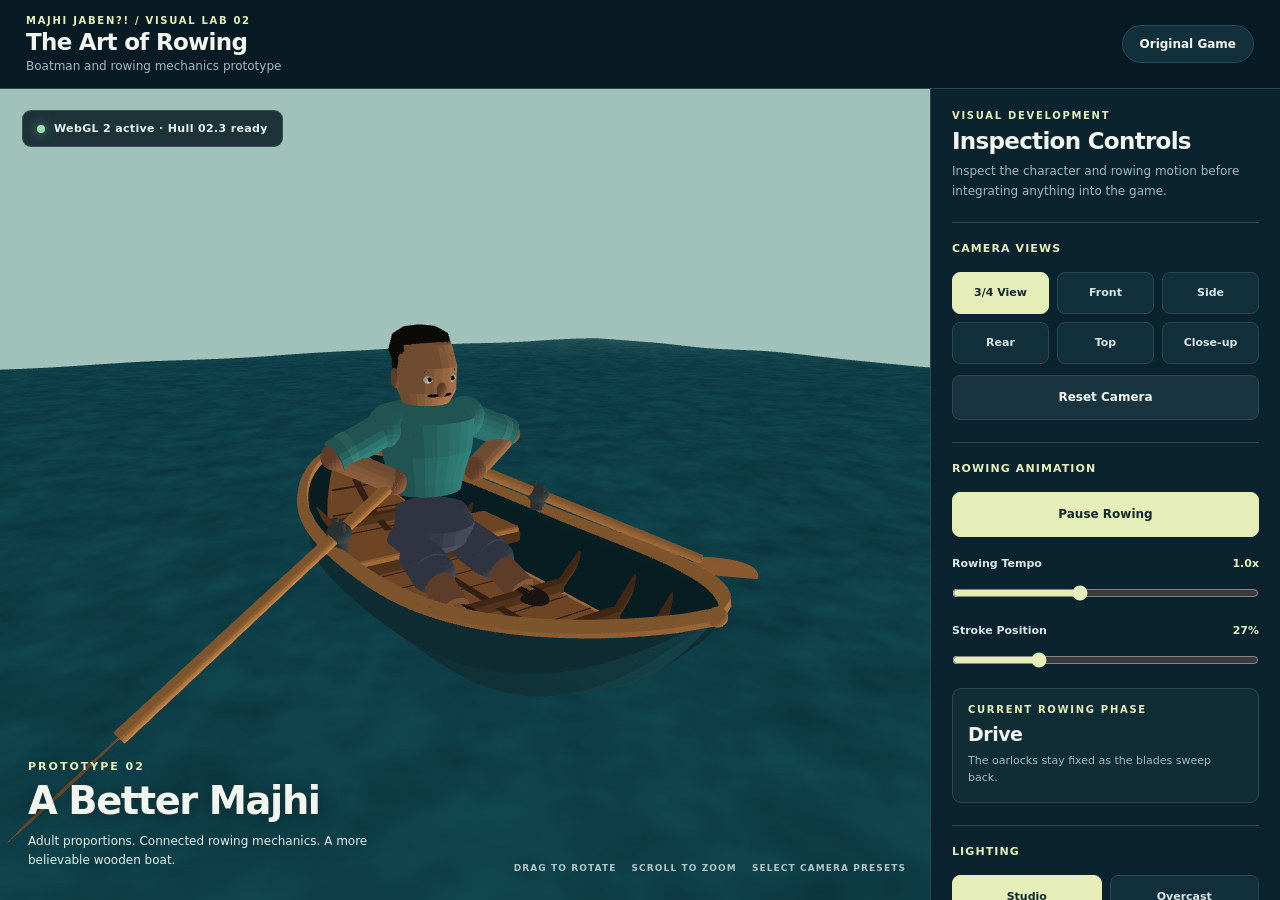
<file: docs/visual-lab-02/index.html>
<!DOCTYPE html>
<html lang="en">
<head>
  <meta charset="UTF-8">
  <meta name="viewport"
        content="width=device-width, initial-scale=1">

  <meta name="theme-color" content="#081c26">

  <meta name="description"
        content="Majhi Jaben?! Visual Lab 02 - Character and rowing animation prototype.">

  <title>Majhi Jaben?! | Visual Lab 02</title>

  <link rel="stylesheet" href="./style.css">
  <script src="./visual-test.js?v=2" defer></script>
</head>

<body>

  <div class="app">

    <!-- HEADER -->
    <header class="topbar">

      <div class="brand">
        <span class="eyebrow">MAJHI JABEN?! / VISUAL LAB 02</span>
        <h1>The Art of Rowing</h1>
        <p>Boatman and rowing mechanics prototype</p>
      </div>

      <a class="game-link" href="../index.html">
        Original Game
      </a>

    </header>

    <!-- MAIN LAYOUT -->
    <main class="layout">

      <!-- 3D SCENE -->
      <section class="viewer" aria-label="3D boat inspection">

        <canvas id="scene" tabindex="0">
          Your browser does not support the 3D canvas.
        </canvas>

        <div class="scene-status">
          <span class="status-dot"></span>
          <span id="rendererStatus">Initializing visual lab...</span>
        </div>

        <div id="errorPanel" class="error-panel" hidden>
          <h2>Renderer unavailable</h2>
          <p id="errorMessage">
            The 3D scene could not be initialized.
          </p>
        </div>

        <div class="scene-heading">
          <span>PROTOTYPE 02</span>
          <h2>A Better Majhi</h2>
          <p>
            Adult proportions. Connected rowing mechanics.
            A more believable wooden boat.
          </p>
        </div>

        <div class="scene-footer">
          <span>DRAG TO ROTATE</span>
          <span>SCROLL TO ZOOM</span>
          <span>SELECT CAMERA PRESETS</span>
        </div>

      </section>

      <!-- INSPECTION PANEL -->
      <aside class="panel">

        <div class="panel-heading">
          <span class="eyebrow">VISUAL DEVELOPMENT</span>
          <h2>Inspection Controls</h2>
          <p>
            Inspect the character and rowing motion
            before integrating anything into the game.
          </p>
        </div>

        <!-- CAMERA CONTROLS -->
        <section class="control-section">

          <h3>Camera Views</h3>

          <div class="camera-grid"
               role="group"
               aria-label="Camera view presets">

            <button type="button"
                    class="view-btn active"
                    data-view="threequarter"
                    aria-pressed="true">
              3/4 View
            </button>

            <button type="button"
                    class="view-btn"
                    data-view="front"
                    aria-pressed="false">
              Front
            </button>

            <button type="button"
                    class="view-btn"
                    data-view="side"
                    aria-pressed="false">
              Side
            </button>

            <button type="button"
                    class="view-btn"
                    data-view="rear"
                    aria-pressed="false">
              Rear
            </button>

            <button type="button"
                    class="view-btn"
                    data-view="top"
                    aria-pressed="false">
              Top
            </button>

            <button type="button"
                    class="view-btn"
                    data-view="closeup"
                    aria-pressed="false">
              Close-up
            </button>

          </div>

          <button type="button"
                  id="resetCamera"
                  class="secondary-btn">
            Reset Camera
          </button>

        </section>

        <!-- ROWING ANIMATION -->
        <section class="control-section">

          <h3>Rowing Animation</h3>

          <button type="button"
                  id="pauseRowing"
                  class="primary-btn"
                  aria-pressed="false">
            Pause Rowing
          </button>

          <div class="control-label">
            <label for="rowingSpeed">Rowing Tempo</label>
            <output id="speedValue"
                    for="rowingSpeed">1.0x</output>
          </div>

          <input type="range"
                 id="rowingSpeed"
                 min="0.3"
                 max="2"
                 step="0.1"
                 value="1">

          <div class="control-label">
            <label for="strokePhase">Stroke Position</label>
            <output id="phaseValue"
                    for="strokePhase">0%</output>
          </div>

          <input type="range"
                 id="strokePhase"
                 min="0"
                 max="100"
                 step="1"
                 value="0">

          <div class="stroke-info">
            <span class="eyebrow">CURRENT ROWING PHASE</span>
            <strong id="phaseName">Catch</strong>
            <p id="phaseDescription">
              The paddle blades prepare to enter the water.
            </p>
          </div>

        </section>

        <!-- LIGHTING -->
        <section class="control-section">

          <h3>Lighting</h3>

          <div class="lighting-options"
               role="group"
               aria-label="Lighting presets">

            <button type="button"
                    class="light-btn active"
                    data-light="studio"
                    aria-pressed="true">
              Studio
            </button>

            <button type="button"
                    class="light-btn"
                    data-light="overcast"
                    aria-pressed="false">
              Overcast
            </button>

          </div>

        </section>

        <!-- DEBUG TOOLS -->
        <section class="control-section">

          <h3>Animation Debugging</h3>

          <label class="check-option">
            <input type="checkbox" id="showRig">
            <span>Show hand grips and oar pivots</span>
          </label>

          <label class="check-option">
            <input type="checkbox"
                   id="showWater"
                   checked>
            <span>Show water surface</span>
          </label>

          <div class="debug-data">
            <div>
              <span>Renderer</span>
              <strong>WebGL 2</strong>
            </div>
            <div>
              <span>Frame Rate</span>
              <strong id="fpsValue">-- FPS</strong>
            </div>
            <div>
              <span>Animation</span>
              <strong id="animationStatus">Running</strong>
            </div>
          </div>

        </section>

        <!-- INSPECTION GOALS -->
        <section class="control-section">

          <h3>What We Are Testing</h3>

          <ol class="inspection-list">

            <li>
              <strong>Adult Character Proportions</strong>
              <p>
                Natural head size, shoulders, arms,
                neck, clothing, and seated posture.
              </p>
            </li>

            <li>
              <strong>Connected Hands</strong>
              <p>
                Both hands maintain contact with
                the paddle grips during rowing.
              </p>
            </li>

            <li>
              <strong>Real Rowing Cycle</strong>
              <p>
                Catch, drive, release, and recovery
                with natural diagonal oar movement.
              </p>
            </li>

            <li>
              <strong>Believable Boat</strong>
              <p>
                Curved wooden hull, raised sides,
                visible seating, and natural proportions.
              </p>
            </li>

          </ol>

        </section>

        <div class="prototype-notice">
          <strong>Independent Graphics Test</strong>
          <p>
            This prototype does not modify the playable
            game, missions, passengers, voice recordings,
            or existing graphics files.
          </p>
        </div>

      </aside>

    </main>

  </div>

</body>
</html>
</file>
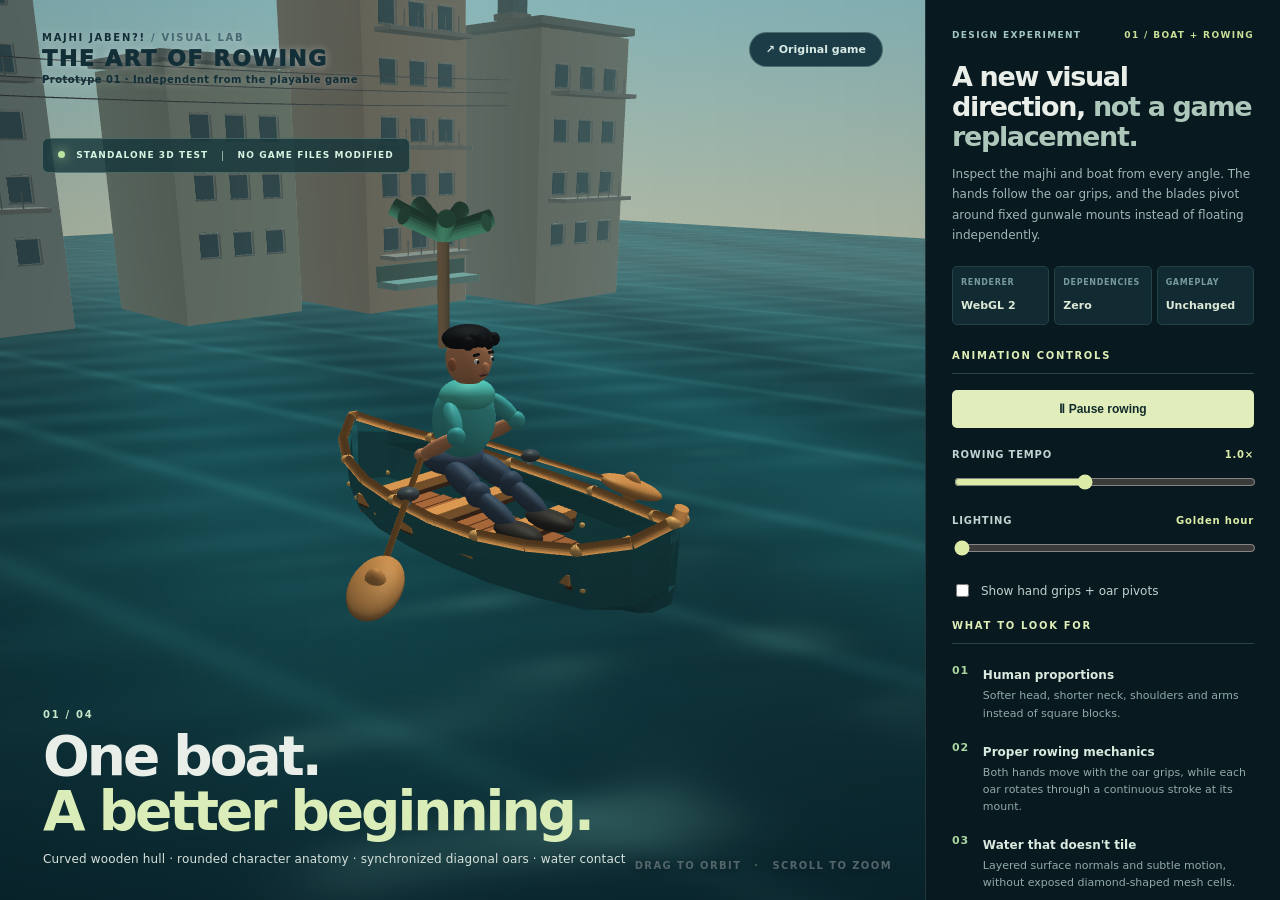
<file: docs/visual-lab/index.html>
<!doctype html>
<html lang="en">
<head>
  <meta charset="utf-8"><meta name="viewport" content="width=device-width,initial-scale=1">
  <meta name="theme-color" content="#0a1720"><title>Majhi Jaben?! • Visual Lab 01</title>
  <link rel="stylesheet" href="style.css">
</head>
<body>
  <main class="app">
    <div class="stage" id="stage">
      <canvas id="preview" aria-label="Interactive 3D prototype of a boat, rowing majhi and flooded Dhaka"></canvas>
      <div class="atmosphere"></div>
      <div class="topbar">
        <div class="identity"><span class="eyebrow">MAJHI JABEN?! <b>/ VISUAL LAB</b></span><strong>THE ART OF ROWING</strong><small>Prototype 01 · Independent from the playable game</small></div>
        <a class="game-link" href="../index.html">↗ Original game</a>
      </div>
      <div class="chip left-chip"><span class="dot"></span> STANDALONE 3D TEST <span class="divider"></span> NO GAME FILES MODIFIED</div>
      <div class="navhint">DRAG TO ORBIT <span>·</span> SCROLL TO ZOOM</div>
      <div class="bottomfade"></div>
      <div class="scene-label"><span class="num">01 / 04</span><h1>One boat.<br><em>A better beginning.</em></h1><p>Curved wooden hull · rounded character anatomy · synchronized diagonal oars · water contact</p></div>
    </div>
    <aside class="panel">
      <div class="panel-inner">
        <div class="panel-heading"><span>DESIGN EXPERIMENT</span><span class="phase">01 / BOAT + ROWING</span></div>
        <h2>A new visual direction, <em>not a game replacement.</em></h2>
        <p class="intro">Inspect the majhi and boat from every angle. The hands follow the oar grips, and the blades pivot around fixed gunwale mounts instead of floating independently.</p>
        <div class="metric-row"><div><small>RENDERER</small><b>WebGL 2</b></div><div><small>DEPENDENCIES</small><b>Zero</b></div><div><small>GAMEPLAY</small><b>Unchanged</b></div></div>
        <div class="section-title">ANIMATION CONTROLS</div>
        <button class="primary" id="play"><span id="playIcon">Ⅱ</span> <span id="playLabel">Pause rowing</span></button>
        <div class="setting"><label for="speed">ROWING TEMPO <span id="speedValue">1.0×</span></label><input id="speed" type="range" min="0.4" max="1.8" step="0.1" value="1"></div>
        <div class="setting"><label for="lighting">LIGHTING <span id="lightValue">Golden hour</span></label><input id="lighting" type="range" min="0" max="1" step="1" value="0"></div>
        <label class="switchrow"><input type="checkbox" id="rig"><span>Show hand grips + oar pivots</span><span class="switch-decor"></span></label>
        <div class="section-title">WHAT TO LOOK FOR</div>
        <div class="feature"><span class="feature-number">01</span><div><b>Human proportions</b><p>Softer head, shorter neck, shoulders and arms instead of square blocks.</p></div></div>
        <div class="feature"><span class="feature-number">02</span><div><b>Proper rowing mechanics</b><p>Both hands move with the oar grips, while each oar rotates through a continuous stroke at its mount.</p></div></div>
        <div class="feature"><span class="feature-number">03</span><div><b>Water that doesn't tile</b><p>Layered surface normals and subtle motion, without exposed diamond-shaped mesh cells.</p></div></div>
        <div class="feature"><span class="feature-number">04</span><div><b>A Dhaka setting</b><p>Balconies, cables, rooftop tanks, colorful shops and floodwater as environmental direction.</p></div></div>
        <div class="notice"><b>This is a visual prototype.</b> It has no passengers, missions, collision logic or existing game audio. Nothing here replaces your working files.</div>
        <p class="foot">Built for GitHub Pages · Open <code>docs/visual-lab/index.html</code> after uploading this folder.</p>
      </div>
    </aside>
  </main>
  <div id="error" hidden></div>
  <script src="visual-test.js"></script>
</body>
</html>
</file>
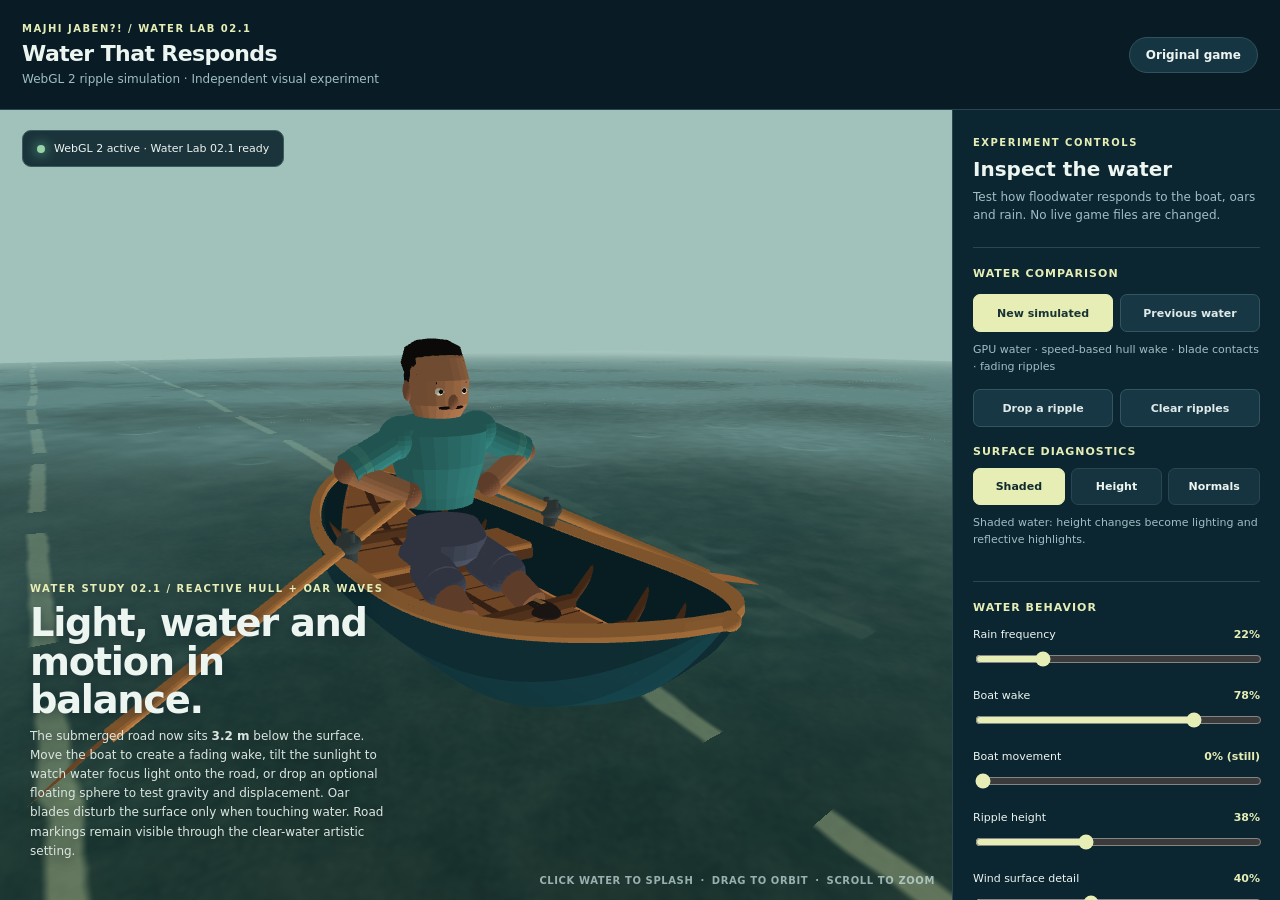
<file: docs/water-lab-01/index.html>
<!DOCTYPE html>
<html lang="en">
<head>
  <meta charset="UTF-8">
  <meta name="viewport" content="width=device-width, initial-scale=1">
  <meta name="theme-color" content="#081e29">
  <meta name="description" content="Majhi Jaben?! Water Lab 02.1 — GPU interactive floodwater simulation, tested separately from the main game.">
  <title>Majhi Jaben?! · Water Lab 01</title>
  <link rel="stylesheet" href="./style.css">
  <script src="./water-test.js?v=210" defer></script>
</head>
<body>
  <div class="app">
    <header class="topbar">
      <div class="brand"><span class="eyebrow">MAJHI JABEN?! / WATER LAB 02.1</span><h1>Water That Responds</h1><p>WebGL 2 ripple simulation · Independent visual experiment</p></div>
      <a class="game-link" href="../index.html">Original game</a>
    </header>
    <main class="layout">
      <section class="viewer" aria-label="Interactive 3D floodwater and boat demonstration">
        <canvas id="scene" tabindex="0">Your browser does not support the 3D preview.</canvas>
        <div class="scene-status"><span class="status-dot"></span><span id="rendererStatus">Starting water simulation...</span></div>
        <div id="errorPanel" class="error-panel" hidden><h2>Renderer unavailable</h2><p id="errorMessage">Could not start WebGL 2.</p></div>
        <div class="hero"><span class="eyebrow">WATER STUDY 02.1 / REACTIVE HULL + OAR WAVES</span><h2>Light, water and motion in balance.</h2><p>The submerged road now sits <strong id="heroDepth">3.2 m</strong> below the surface. Move the boat to create a fading wake, tilt the sunlight to watch water focus light onto the road, or drop an optional floating sphere to test gravity and displacement. Oar blades disturb the surface only when touching water. Road markings remain visible through the clear-water artistic setting.</p></div>
        <div class="viewer-footer">CLICK WATER TO SPLASH <span>·</span> DRAG TO ORBIT <span>·</span> SCROLL TO ZOOM</div>
      </section>
      <aside class="panel">
        <div class="section intro"><span class="eyebrow">EXPERIMENT CONTROLS</span><h2>Inspect the water</h2><p>Test how floodwater responds to the boat, oars and rain. No live game files are changed.</p></div>
        <section class="section">
          <h3>Water comparison</h3>
          <div class="duo"><button type="button" class="mode-btn active" id="modeSim" aria-pressed="true">New simulated</button><button type="button" class="mode-btn" id="modeClassic" aria-pressed="false">Previous water</button></div>
          <p class="note" id="modeDescription">GPU heightfield · projected caustics · sphere displacement · boat and oar wakes</p>
          <div class="duo"><button type="button" class="secondary-btn" id="centerDrop">Drop a ripple</button><button type="button" class="secondary-btn" id="resetWater">Clear ripples</button></div>
          <h3 class="diagnostic-heading">Surface diagnostics</h3>
          <div class="diagnostic-grid" role="group" aria-label="Water surface visualization">
            <button type="button" class="debug-btn active" data-debug="0" aria-pressed="true">Shaded</button>
            <button type="button" class="debug-btn" data-debug="1" aria-pressed="false">Height</button>
            <button type="button" class="debug-btn" data-debug="2" aria-pressed="false">Normals</button>
          </div>
          <p class="note" id="debugExplanation">Shaded water: height changes become lighting and reflective highlights.</p>
        </section>
        <section class="section">
          <h3>Water behavior</h3>
          <div class="slider-label"><label for="rainSlider">Rain frequency</label><output id="rainSliderValue">22%</output></div><input type="range" id="rainSlider" min="0" max="100" value="22">
          <div class="slider-label"><label for="wakeSlider">Boat wake</label><output id="wakeSliderValue">78%</output></div><input type="range" id="wakeSlider" min="0" max="100" value="78">
          <div class="slider-label"><label for="waveSlider">Ripple height</label><output id="waveSliderValue">38%</output></div><input type="range" id="waveSlider" min="0" max="100" value="38">
          <div class="slider-label"><label for="windSlider">Wind surface detail</label><output id="windSliderValue">40%</output></div><input type="range" id="windSlider" min="0" max="100" value="40">
          <div class="slider-label"><label for="reflectionSlider">View-angle reflections</label><output id="reflectionSliderValue">40%</output></div><input type="range" id="reflectionSlider" min="0" max="100" value="40">
        </section>
        <section class="section">
          <h3>Camera</h3>
          <div class="camera-grid" role="group" aria-label="Camera presets">
            <button class="view-btn active" data-view="threequarter" type="button" aria-pressed="true">3/4</button>
            <button class="view-btn" data-view="front" type="button" aria-pressed="false">Front</button>
            <button class="view-btn" data-view="side" type="button" aria-pressed="false">Side</button>
            <button class="view-btn" data-view="rear" type="button" aria-pressed="false">Rear</button>
            <button class="view-btn" data-view="top" type="button" aria-pressed="false">Top</button>
            <button class="view-btn" data-view="closeup" type="button" aria-pressed="false">Close-up</button>
            <button class="view-btn" data-view="surface" type="button" aria-pressed="false">Water view</button>
          </div><button id="resetCamera" type="button" class="secondary-btn wide">Reset camera</button>
        </section>
        <section class="section">
          <h3>Rowing, lighting & debug</h3>
          <button id="pauseRowing" type="button" class="primary-btn" aria-pressed="false">Pause rowing</button>
          <div class="slider-label"><label for="rowingSpeed">Rowing speed</label><output id="speedValue">1.0x</output></div><input type="range" id="rowingSpeed" min="0.3" max="2" step="0.1" value="1">
          <div class="slider-label"><label for="strokePhase">Stroke position</label><output id="phaseValue">0%</output></div><input type="range" id="strokePhase" min="0" max="100" step="1" value="0">
          <div class="phase-card"><span class="eyebrow">CURRENT STROKE</span><strong id="phaseName">Catch</strong><p id="phaseDescription">The blades rotate down to engage the water.</p></div>
          <div class="duo lighting-options" role="group" aria-label="Lighting presets"><button class="light-btn active" data-light="studio" aria-pressed="true" type="button">Studio</button><button class="light-btn" data-light="overcast" aria-pressed="false" type="button">Overcast</button></div>
          <label class="check"><input id="showRig" type="checkbox"> Show oar pivots and hand grips</label>
          <label class="check"><input id="showWater" type="checkbox" checked> Show water</label>
          <div class="debug-data"><div><small>RENDERER</small><strong>WebGL 2</strong></div><div><small>PERFORMANCE</small><strong id="fpsValue">-- FPS</strong></div><div><small>ROWING</small><strong id="animationStatus">Running</strong></div></div>
        </section>
        <div class="prototype-notice"><strong>A safe visual experiment</strong><p>These files live only in <code>docs/water-lab-01/</code>. The original playable game, voices, missions, and existing Visual Lab 02 are not modified.</p></div>
      </aside>
    </main>
  </div>
</body>
</html>
</file>
<file: docs/visual-lab-02/style.css>
/*
  MAJHI JABEN?! — VISUAL LAB 02
  Character & Rowing Inspection
  Independent styling; does not affect the main game.
*/

:root {
  color-scheme: dark;

  --bg: #071721;
  --panel: #0b232e;
  --panel-soft: #12303c;
  --border: #294854;

  --text: #f2f5ed;
  --muted: #a0b9c0;
  --accent: #e5eeb8;
  --accent-dark: #233b35;
  --gold: #e4bc75;
  --danger: #ffc4ad;

  --radius: 12px;
  --panel-width: 350px;

  font-family:
    "Segoe UI", Inter, system-ui,
    -apple-system, sans-serif;
}

* {
  box-sizing: border-box;
}

html {
  margin: 0;
  min-height: 100%;
}

body {
  margin: 0;
  min-height: 100vh;
  background: var(--bg);
  color: var(--text);
}

button,
input {
  font: inherit;
}

button {
  cursor: pointer;
}

button:disabled {
  cursor: not-allowed;
  opacity: 0.5;
}

button:focus-visible,
a:focus-visible,
input:focus-visible,
canvas:focus-visible {
  outline: 2px solid var(--accent);
  outline-offset: 3px;
}

button,
a,
input {
  -webkit-tap-highlight-color: transparent;
}

[hidden] {
  display: none !important;
}

/* MAIN APP */

.app {
  display: flex;
  flex-direction: column;
  height: 100vh;
  height: 100dvh;
  min-height: 500px;
  overflow: hidden;
}

/* HEADER */

.topbar {
  flex: 0 0 auto;
  min-height: 84px;
  padding: 15px 26px;
  background: #081a23;
  border-bottom: 1px solid var(--border);

  display: flex;
  justify-content: space-between;
  align-items: center;
  gap: 20px;
  z-index: 10;
}

.brand h1 {
  margin: 4px 0;
  font-size: 23px;
  letter-spacing: -0.7px;
  line-height: 1.1;
}

.brand p {
  margin: 4px 0 0;
  color: var(--muted);
  font-size: 12px;
}

.eyebrow {
  display: block;
  color: var(--accent);
  font-size: 10px;
  font-weight: 800;
  letter-spacing: 1.7px;
  text-transform: uppercase;
}

.game-link {
  flex-shrink: 0;
  text-decoration: none;
  color: var(--text);
  background: var(--panel-soft);
  padding: 11px 17px;
  border: 1px solid var(--border);
  border-radius: 999px;
  font-size: 12px;
  font-weight: 700;
  transition: background 0.2s ease;
}

.game-link:hover {
  background: #204552;
}

/* MAIN LAYOUT */

.layout {
  display: grid;
  grid-template-columns:
    minmax(0, 1fr)
    var(--panel-width);

  flex: 1 1 auto;
  min-height: 0;
  overflow: hidden;
}

/* 3D VIEWER */

.viewer {
  position: relative;
  min-width: 0;
  min-height: 0;
  overflow: hidden;

  background:
    radial-gradient(
      ellipse at 50% 35%,
      #315d67 0%,
      #163842 52%,
      #091e29 100%
    );
}

#scene {
  display: block;
  position: absolute;
  inset: 0;

  width: 100%;
  height: 100%;

  touch-action: none;
  cursor: grab;
}

#scene:active {
  cursor: grabbing;
}

/* SCENE STATUS */

.scene-status {
  position: absolute;
  top: 21px;
  left: 22px;
  z-index: 2;

  display: flex;
  align-items: center;
  gap: 9px;

  padding: 11px 14px;
  max-width: calc(100% - 44px);

  background: rgba(6, 26, 34, 0.85);
  border: 1px solid rgba(203, 230, 218, 0.16);
  border-radius: 9px;

  color: #e5f1e8;
  font-size: 11px;
  font-weight: 700;
  letter-spacing: 0.35px;

  pointer-events: none;
  backdrop-filter: blur(8px);
}

.status-dot {
  flex: 0 0 auto;
  width: 8px;
  height: 8px;
  border-radius: 50%;
  background: #9be1b1;
  box-shadow: 0 0 11px rgba(155, 225, 177, 0.6);
}

/* ERROR SCREEN */

.error-panel {
  position: absolute;
  inset: 0;
  z-index: 5;

  display: flex;
  flex-direction: column;
  justify-content: center;
  align-items: center;
  text-align: center;

  padding: 30px;
  background: rgba(4, 17, 25, 0.95);
}

.error-panel h2 {
  margin: 0 0 10px;
  color: var(--danger);
}

.error-panel p {
  max-width: 470px;
  color: var(--muted);
  line-height: 1.6;
}

/* SCENE LABELS */

.scene-heading {
  position: absolute;
  left: 28px;
  bottom: 30px;
  z-index: 2;

  max-width: 370px;
  pointer-events: none;
  text-shadow: 0 2px 18px rgba(0, 0, 0, 0.4);
}

.scene-heading > span {
  color: var(--accent);
  font-size: 11px;
  font-weight: 800;
  letter-spacing: 2px;
}

.scene-heading h2 {
  margin: 7px 0;
  font-size: clamp(25px, 3vw, 43px);
  letter-spacing: -1.4px;
  line-height: 1.06;
}

.scene-heading p {
  margin: 10px 0 0;
  color: #e0ece8;
  font-size: 12px;
  line-height: 1.6;
}

.scene-footer {
  position: absolute;
  right: 24px;
  bottom: 27px;
  z-index: 2;

  display: flex;
  gap: 15px;
  flex-wrap: wrap;
  justify-content: flex-end;

  color: rgba(225, 243, 243, 0.75);
  font-size: 9px;
  font-weight: 800;
  letter-spacing: 1.1px;
  pointer-events: none;
}

/* RIGHT INSPECTION PANEL */

.panel {
  min-width: 0;
  min-height: 0;

  padding: 21px 21px 30px;
  overflow-y: auto;
  overscroll-behavior: contain;

  background: var(--panel);
  border-left: 1px solid var(--border);

  scrollbar-color: #41616b transparent;
  scrollbar-width: thin;
}

.panel-heading {
  padding-bottom: 20px;
}

.panel-heading h2 {
  margin: 7px 0 8px;
  font-size: 23px;
  letter-spacing: -0.7px;
}

.panel-heading p {
  margin: 0;
  color: var(--muted);
  font-size: 12px;
  line-height: 1.65;
}

/* SECTIONS */

.control-section {
  padding: 19px 0 22px;
  border-top: 1px solid var(--border);
}

.control-section h3 {
  margin: 0 0 17px;
  color: var(--accent);
  font-size: 11px;
  font-weight: 800;
  letter-spacing: 1.1px;
  text-transform: uppercase;
}

/* CAMERA BUTTONS */

.camera-grid {
  display: grid;
  grid-template-columns: repeat(3, minmax(0, 1fr));
  gap: 8px;
}

.view-btn,
.light-btn {
  min-height: 42px;
  border: 1px solid var(--border);
  border-radius: 8px;
  background: #12303b;
  color: #d6e4e3;

  font-size: 11px;
  font-weight: 700;

  transition:
    background 0.18s ease,
    border-color 0.18s ease,
    color 0.18s ease;
}

.view-btn:hover,
.light-btn:hover {
  background: #1b4652;
  border-color: #618b8b;
}

.view-btn.active,
.light-btn.active,
.view-btn[aria-pressed="true"],
.light-btn[aria-pressed="true"] {
  color: #10292d;
  background: var(--accent);
  border-color: var(--accent);
}

/* PRIMARY AND SECONDARY BUTTONS */

.primary-btn,
.secondary-btn {
  width: 100%;
  min-height: 45px;
  padding: 11px 13px;
  border-radius: 8px;

  font-size: 12px;
  font-weight: 800;
}

.primary-btn {
  color: #122a2c;
  background: var(--accent);
  border: 1px solid var(--accent);
}

.primary-btn:hover {
  background: #f1f6cc;
}

.secondary-btn {
  margin-top: 11px;
  color: var(--text);
  background: #173440;
  border: 1px solid var(--border);
}

.secondary-btn:hover {
  background: #23515c;
}

/* SLIDERS */

.control-label {
  display: flex;
  justify-content: space-between;
  align-items: center;
  gap: 10px;

  margin: 20px 0 12px;
}

.control-label label {
  color: #d8e6e6;
  font-size: 11px;
  font-weight: 700;
}

.control-label output {
  color: var(--accent);
  font-size: 11px;
  font-weight: 800;
  font-variant-numeric: tabular-nums;
}

input[type="range"] {
  display: block;
  width: 100%;
  height: 22px;
  margin: 0;

  background: transparent;
  accent-color: var(--accent);
  cursor: pointer;
}

/* STROKE PHASE DESCRIPTION */

.stroke-info {
  margin-top: 17px;
  padding: 15px;

  background: #102d36;
  border: 1px solid var(--border);
  border-radius: 9px;
}

.stroke-info strong {
  display: block;
  margin-top: 8px;

  color: var(--text);
  font-size: 19px;
  letter-spacing: -0.5px;
}

.stroke-info p {
  margin: 7px 0 0;
  color: var(--muted);
  font-size: 11px;
  line-height: 1.6;
}

/* LIGHTING PRESETS */

.lighting-options {
  display: grid;
  grid-template-columns: 1fr 1fr;
  gap: 8px;
}

/* CHECKBOXES */

.check-option {
  display: flex;
  align-items: center;
  gap: 10px;

  margin: 13px 0;
  color: #d7e7e5;
  font-size: 12px;

  cursor: pointer;
}

.check-option input {
  width: 16px;
  height: 16px;
  margin: 0;

  flex-shrink: 0;
  accent-color: var(--accent);
}

/* DEBUG DATA */

.debug-data {
  display: grid;
  grid-template-columns: repeat(3, minmax(0, 1fr));
  gap: 7px;
  margin-top: 19px;
}

.debug-data > div {
  padding: 10px 7px;
  border: 1px solid var(--border);
  border-radius: 8px;
  background: #102a35;
}

.debug-data span {
  display: block;
  color: var(--muted);
  font-size: 9px;
  letter-spacing: 0.5px;
  text-transform: uppercase;
}

.debug-data strong {
  display: block;
  margin-top: 6px;
  color: var(--text);
  font-size: 11px;
  font-variant-numeric: tabular-nums;
}

/* INSPECTION GOALS */

.inspection-list {
  margin: 0;
  padding-left: 23px;
  list-style: decimal-leading-zero;
}

.inspection-list li {
  padding: 0 0 15px 4px;
  color: var(--accent);
  font-size: 12px;
  font-weight: 800;
}

.inspection-list li::marker {
  color: var(--gold);
}

.inspection-list strong {
  color: var(--text);
}

.inspection-list p {
  margin: 6px 0 0;
  color: var(--muted);
  font-size: 11px;
  font-weight: 400;
  line-height: 1.6;
}

/* PROTOTYPE NOTICE */

.prototype-notice {
  padding: 15px;
  margin-top: 8px;

  background: #102f2b;
  border: 1px solid #335a48;
  border-radius: 9px;
}

.prototype-notice strong {
  color: var(--accent);
  font-size: 12px;
}

.prototype-notice p {
  margin: 8px 0 0;
  color: #b7d9ce;
  font-size: 11px;
  line-height: 1.65;
}

/* RESPONSIVE LAYOUT */

@media (max-width: 1050px) {
  :root {
    --panel-width: 310px;
  }

  .topbar {
    padding: 13px 18px;
  }

  .panel {
    padding: 19px 16px 25px;
  }

  .scene-heading {
    left: 18px;
    bottom: 23px;
  }

  .scene-footer {
    right: 15px;
    bottom: 12px;
  }
}

@media (max-width: 760px) {
  .app {
    height: auto;
    min-height: 100dvh;
    overflow: visible;
  }

  .topbar {
    min-height: 75px;
    padding: 12px 15px;
  }

  .brand h1 {
    font-size: 19px;
  }

  .brand p {
    font-size: 10px;
  }

  .game-link {
    padding: 9px 11px;
    font-size: 10px;
  }

  .layout {
    display: flex;
    flex-direction: column;
    overflow: visible;
  }

  .viewer {
    flex: 0 0 auto;
    height: min(68dvh, 580px);
    min-height: 370px;
  }

  .panel {
    flex: 0 0 auto;
    width: 100%;
    overflow: visible;
    border-left: none;
    border-top: 1px solid var(--border);
  }

  .camera-grid {
    grid-template-columns: repeat(3, 1fr);
  }

  .scene-heading {
    max-width: 260px;
    bottom: 42px;
  }

  .scene-heading h2 {
    font-size: 28px;
  }

  .scene-heading p {
    font-size: 10px;
  }

  .scene-footer {
    left: 18px;
    right: auto;
    bottom: 12px;
    font-size: 8px;
    justify-content: flex-start;
  }
}

@media (max-width: 390px) {
  .brand h1 {
    font-size: 17px;
  }

  .eyebrow {
    font-size: 9px;
  }

  .scene-status {
    top: 12px;
    left: 12px;
    padding: 9px 10px;
  }

  .camera-grid {
    grid-template-columns: repeat(2, 1fr);
  }
}

/* REDUCED MOTION SUPPORT */

@media (prefers-reduced-motion: reduce) {
  *,
  *::before,
  *::after {
    scroll-behavior: auto !important;
    transition-duration: 0.01ms !important;
  }
}
</file>
<file: docs/visual-lab/style.css>
:root{font-family:Inter,ui-sans-serif,system-ui,-apple-system,BlinkMacSystemFont,"Segoe UI",sans-serif;color:#e9eee9;background:#06161d;--accent:#d9e9a9}*{box-sizing:border-box}html,body{height:100%;margin:0}body{overflow:hidden}.app{display:grid;grid-template-columns:minmax(0,1fr) 355px;height:100svh}.stage{position:relative;min-height:0;overflow:hidden;background:linear-gradient(180deg,#88b6b9 0%,#c2bea1 36%,#7caaa9 61%,#225767 100%)}canvas{display:block;width:100%;height:100%;touch-action:none;cursor:grab}canvas:active{cursor:grabbing}.atmosphere{position:absolute;inset:0;pointer-events:none;background:linear-gradient(90deg,rgba(5,29,37,.12),transparent 48%,rgba(5,29,37,.06));mix-blend-mode:multiply}.topbar{position:absolute;inset:0 0 auto 0;padding:32px 42px;display:flex;justify-content:space-between;align-items:flex-start;pointer-events:none}.identity{display:grid;gap:3px;color:#122e37;text-shadow:0 1px 10px #fff6}.eyebrow{font-size:10px;font-weight:900;letter-spacing:.17em}.eyebrow b{color:#486973}.identity strong{font-size:22px;letter-spacing:.075em;font-weight:950}.identity small{font-size:10px;font-weight:700;letter-spacing:.045em}.game-link{pointer-events:auto;color:#d7e9e5;background:#0c2c38de;border:1px solid #b8d6cb4d;border-radius:100px;padding:10px 16px;text-decoration:none;font-size:11px;font-weight:750}.game-link:hover{background:#174351}.chip{position:absolute;left:42px;top:138px;color:#d7f3e2;font-size:9px;letter-spacing:.12em;font-weight:900;background:#14353acc;border:1px solid #c3e1c743;padding:11px 15px;border-radius:6px}.dot{display:inline-block;background:#bce3a0;width:7px;height:7px;border-radius:50%;margin-right:7px;box-shadow:0 0 12px #bce3a0}.divider{display:inline-block;width:1px;height:10px;background:#8eafa6;margin:0 10px;vertical-align:middle}.navhint{position:absolute;bottom:29px;right:33px;font-size:10px;font-weight:850;color:#d9ede8;letter-spacing:.14em;text-shadow:0 2px 10px #051821}.navhint span{padding:0 8px;color:#c1cfb0}.bottomfade{position:absolute;inset:auto 0 0 0;height:42%;background:linear-gradient(transparent,rgba(6,24,32,.70));pointer-events:none}.scene-label{position:absolute;bottom:32px;left:43px;max-width:600px;pointer-events:none}.num{font-size:10px;color:#c5e6c8;letter-spacing:.17em;font-weight:900}h1{font-size:clamp(33px,4.3vw,66px);margin:7px 0 12px;letter-spacing:-.055em;font-weight:850;line-height:.99}h1 em{color:#daecb8;font-style:normal}.scene-label p{font-size:12px;color:#d7e1dc;margin:0;letter-spacing:.012em;line-height:1.5}.panel{background:#081920;overflow:auto;border-left:1px solid #57727350;scrollbar-color:#31505a #081920}.panel-inner{padding:30px 26px 25px}.panel-heading{display:flex;justify-content:space-between;font-size:9px;font-weight:900;color:#a3c5bf;letter-spacing:.15em}.phase{color:#cadf96}h2{font-size:27px;line-height:1.11;letter-spacing:-.05em;margin:22px 0 12px}h2 em{font-style:normal;color:#adc8bb}.intro{font-size:12px;color:#9fb7b5;line-height:1.7;margin-bottom:21px}.metric-row{display:grid;grid-template-columns:repeat(3,1fr);gap:5px;margin-bottom:25px}.metric-row div{background:#122a31;padding:11px 8px;border:1px solid #244148;border-radius:5px}.metric-row small{display:block;color:#779b9a;font-weight:800;letter-spacing:.08em;font-size:8px;margin-bottom:7px}.metric-row b{font-size:11px;color:#dde9d7}.section-title{color:#deedb6;font-size:10px;letter-spacing:.17em;font-weight:900;padding:0 0 12px;border-bottom:1px solid #29424a;margin:20px 0 16px}.primary{display:block;width:100%;background:#e2edbc;border:0;border-radius:5px;padding:12px;color:#102a2b;font-size:12px;font-weight:850;cursor:pointer}.primary:hover{background:#eff9d2}.setting{margin:21px 0}.setting label{font-size:10px;font-weight:850;letter-spacing:.08em;color:#c0d3d0;display:flex;justify-content:space-between;margin-bottom:12px}.setting label span{color:#dceca7}input[type=range]{width:100%;accent-color:#dceca7}.switchrow{display:flex;align-items:center;gap:9px;font-size:12px;color:#c1d1ce;cursor:pointer}.switchrow input{accent-color:#dceca7}.switch-decor{margin-left:auto;color:#b6d99f}.feature{display:flex;gap:14px;padding:4px 0 11px}.feature-number{font-size:11px;letter-spacing:.07em;color:#a8d5a0;font-weight:800}.feature b{font-size:12px;color:#dbeadf}.feature p{font-size:11px;color:#91aba8;line-height:1.55;margin:4px 0}.notice{border:1px solid #5170646a;background:#14302d90;border-radius:5px;padding:13px;color:#a9c9b4;font-size:11px;line-height:1.6;margin-top:15px}.notice b{color:#deefc3}.foot{font-size:10px;line-height:1.7;color:#77918d;margin-top:25px}code{font-size:10px;color:#bed2ca}#error{position:fixed;inset:20px auto auto 50%;transform:translateX(-50%);background:#5a1f25;border:1px solid #e4a7a7;color:white;border-radius:8px;padding:14px;z-index:20;max-width:550px}@media(max-width:950px){body{overflow:auto}.app{grid-template-columns:1fr;height:auto}.stage{height:70svh;min-height:480px}.panel{border:0}.panel-inner{max-width:650px;margin:auto}.topbar{padding:23px}.chip{left:23px;top:125px}.scene-label{left:24px;bottom:30px}.navhint{right:20px;bottom:12px}.scene-label p{max-width:400px;font-size:10px}h1{font-size:clamp(35px,8vw,58px)}}@media(max-width:600px){.topbar{padding:15px}.identity strong{font-size:14px}.identity small{font-size:9px}.eyebrow{font-size:8px}.game-link{font-size:9px;padding:9px}.chip{top:99px;left:15px;font-size:7px}.stage{min-height:440px;height:64svh}.scene-label{left:17px;bottom:28px}.scene-label h1{font-size:35px}.navhint{font-size:8px;bottom:9px}.panel-inner{padding:22px}}
</file>
<file: docs/water-lab-01/style.css>
:root{color-scheme:dark;--bg:#081b25;--panel:#0b2631;--border:#294752;--accent:#e6eeb6;--muted:#a0bdc3;--text:#edf5f0;font-family:Inter,'Segoe UI',system-ui,sans-serif}
*{box-sizing:border-box}body,html{margin:0;min-height:100%;background:var(--bg);color:var(--text)}button,input{font:inherit}button{cursor:pointer}button:focus-visible,input:focus-visible,canvas:focus-visible,a:focus-visible{outline:2px solid var(--accent);outline-offset:3px}[hidden]{display:none!important}
.app{height:100vh;height:100dvh;display:flex;flex-direction:column;min-height:510px;overflow:hidden}.topbar{flex:0 0 auto;display:flex;align-items:center;justify-content:space-between;gap:12px;padding:17px 22px;background:#091c26;border-bottom:1px solid var(--border)}.brand h1{font-size:22px;letter-spacing:-.6px;margin:5px 0 2px}.brand p,.intro p{color:var(--muted);font-size:12px;margin:4px 0;line-height:1.5}.eyebrow{font-size:10px;font-weight:800;letter-spacing:1.5px;color:var(--accent)}.game-link{text-decoration:none;color:var(--text);background:#163542;border:1px solid #31525a;border-radius:30px;padding:10px 16px;font-size:12px;font-weight:700}.layout{display:grid;grid-template-columns:minmax(0,1fr) 328px;flex:1;min-height:0}.viewer{position:relative;min-width:0;min-height:0;overflow:hidden;background:linear-gradient(#95bab6,#135468)}#scene{position:absolute;inset:0;width:100%;height:100%;display:block;cursor:grab;touch-action:none}#scene:active{cursor:grabbing}.scene-status{position:absolute;left:22px;top:20px;padding:11px 14px;display:flex;align-items:center;gap:9px;font-size:11px;background:rgba(8,31,41,.87);border:1px solid #3b5b5d;border-radius:9px;pointer-events:none;z-index:2}.status-dot{width:8px;height:8px;background:#9ad2a9;border-radius:50%;box-shadow:0 0 12px #72d99e}.error-panel{position:absolute;inset:0;background:#091823f5;z-index:5;display:flex;flex-direction:column;align-items:center;justify-content:center;text-align:center;padding:30px}.error-panel h2{color:#ffc5aa}.error-panel p{color:var(--muted)}.hero{pointer-events:none;position:absolute;bottom:34px;left:30px;max-width:370px;text-shadow:0 2px 12px #001a2680}.hero h2{font-size:clamp(28px,3vw,43px);line-height:1;margin:8px 0 7px;letter-spacing:-1.3px}.hero p{max-width:360px;margin:5px 0;font-size:12px;line-height:1.6;color:#dbe6e0}.viewer-footer{position:absolute;bottom:14px;right:17px;color:#d0e9ebaf;display:flex;gap:7px;font-size:10px;letter-spacing:.6px;font-weight:700;pointer-events:none}.panel{min-height:0;min-width:0;overflow-y:auto;scrollbar-width:thin;scrollbar-color:#56727d transparent;padding:16px 20px 28px;background:var(--panel);border-left:1px solid var(--border)}.section{padding:19px 0;border-bottom:1px solid var(--border)}.intro{padding-top:5px}.intro h2{font-size:20px;margin:7px 0}.section h3{font-size:11px;text-transform:uppercase;letter-spacing:1px;color:var(--accent);margin:0 0 14px}.duo{display:grid;grid-template-columns:1fr 1fr;gap:7px}.duo button,.view-btn,.secondary-btn{border:1px solid #315661;background:#173744;color:#dfeae9;border-radius:7px;min-height:38px;font-size:11px;font-weight:700}.duo button:hover,.view-btn:hover,.secondary-btn:hover{border-color:#759390}.duo button.active,.view-btn.active{background:var(--accent);color:#193233;border-color:var(--accent)}.note{color:var(--muted);font-size:11px;line-height:1.5;margin:10px 0 14px;min-height:32px}.slider-label{display:flex;justify-content:space-between;align-items:center;gap:10px;margin:18px 0 8px;font-size:11px}.slider-label:first-of-type{margin-top:8px}.slider-label output{color:var(--accent);font-weight:700;font-variant-numeric:tabular-nums}input[type=range]{width:100%;accent-color:var(--accent);cursor:pointer}.camera-grid{display:grid;grid-template-columns:repeat(3,minmax(0,1fr));gap:7px}.wide{width:100%;margin-top:8px}.primary-btn{border:0;border-radius:8px;background:var(--accent);color:#193133;min-height:44px;width:100%;font-weight:800;font-size:12px}.phase-card{padding:13px;margin:16px 0;background:#153541;border:1px solid #30525e;border-radius:8px}.phase-card strong{display:block;margin-top:6px}.phase-card p{margin:7px 0 0;font-size:11px;line-height:1.5;color:var(--muted)}.lighting-options{margin:13px 0}.check{display:flex;align-items:center;gap:9px;margin:11px 0;font-size:11px;color:#d8ebeb}.check input{accent-color:var(--accent)}.debug-data{display:grid;grid-template-columns:repeat(3,1fr);gap:6px;margin-top:17px}.debug-data>div{border:1px solid var(--border);border-radius:7px;background:#12333e;padding:9px 6px}.debug-data small{font-size:8px;display:block;color:var(--muted)}.debug-data strong{display:block;font-size:11px;margin-top:6px}.prototype-notice{margin-top:17px;background:#10312e;border:1px solid #365e4b;border-radius:8px;padding:12px}.prototype-notice strong{font-size:12px;color:var(--accent)}.prototype-notice p{font-size:11px;line-height:1.6;color:#bad6cc;margin:6px 0 0}.prototype-notice code{font-size:10px}.panel button{transition:background-color .12s,border-color .12s}@media(max-width:950px){.layout{grid-template-columns:minmax(0,1fr) 310px}.panel{padding:14px}}@media(max-width:760px){.app{height:auto;min-height:100dvh;overflow:visible}.layout{display:flex;flex-direction:column;overflow:visible}.viewer{height:min(68dvh,580px);min-height:370px;flex:0 0 auto}.panel{overflow:visible;border-top:1px solid var(--border);border-left:0}.hero{left:18px;bottom:48px;max-width:260px}.hero h2{font-size:29px}.viewer-footer{left:18px;right:auto;font-size:8px}.topbar{padding:12px}.brand h1{font-size:18px}.brand p{font-size:10px}.game-link{padding:8px;font-size:10px}}

/* Water Lab 01.1 diagnostics */
.diagnostic-heading{margin-top:18px!important;margin-bottom:10px!important}
.diagnostic-grid{display:grid;grid-template-columns:repeat(3,minmax(0,1fr));gap:6px;margin-top:8px}
.debug-btn{border:1px solid var(--border);border-radius:7px;background:#15343f;color:var(--text);padding:11px 5px;font-size:11px;font-weight:700}
.debug-btn:hover{background:#23525d}
.debug-btn.active{background:var(--accent);color:#112a2d;border-color:var(--accent)}
</file>
